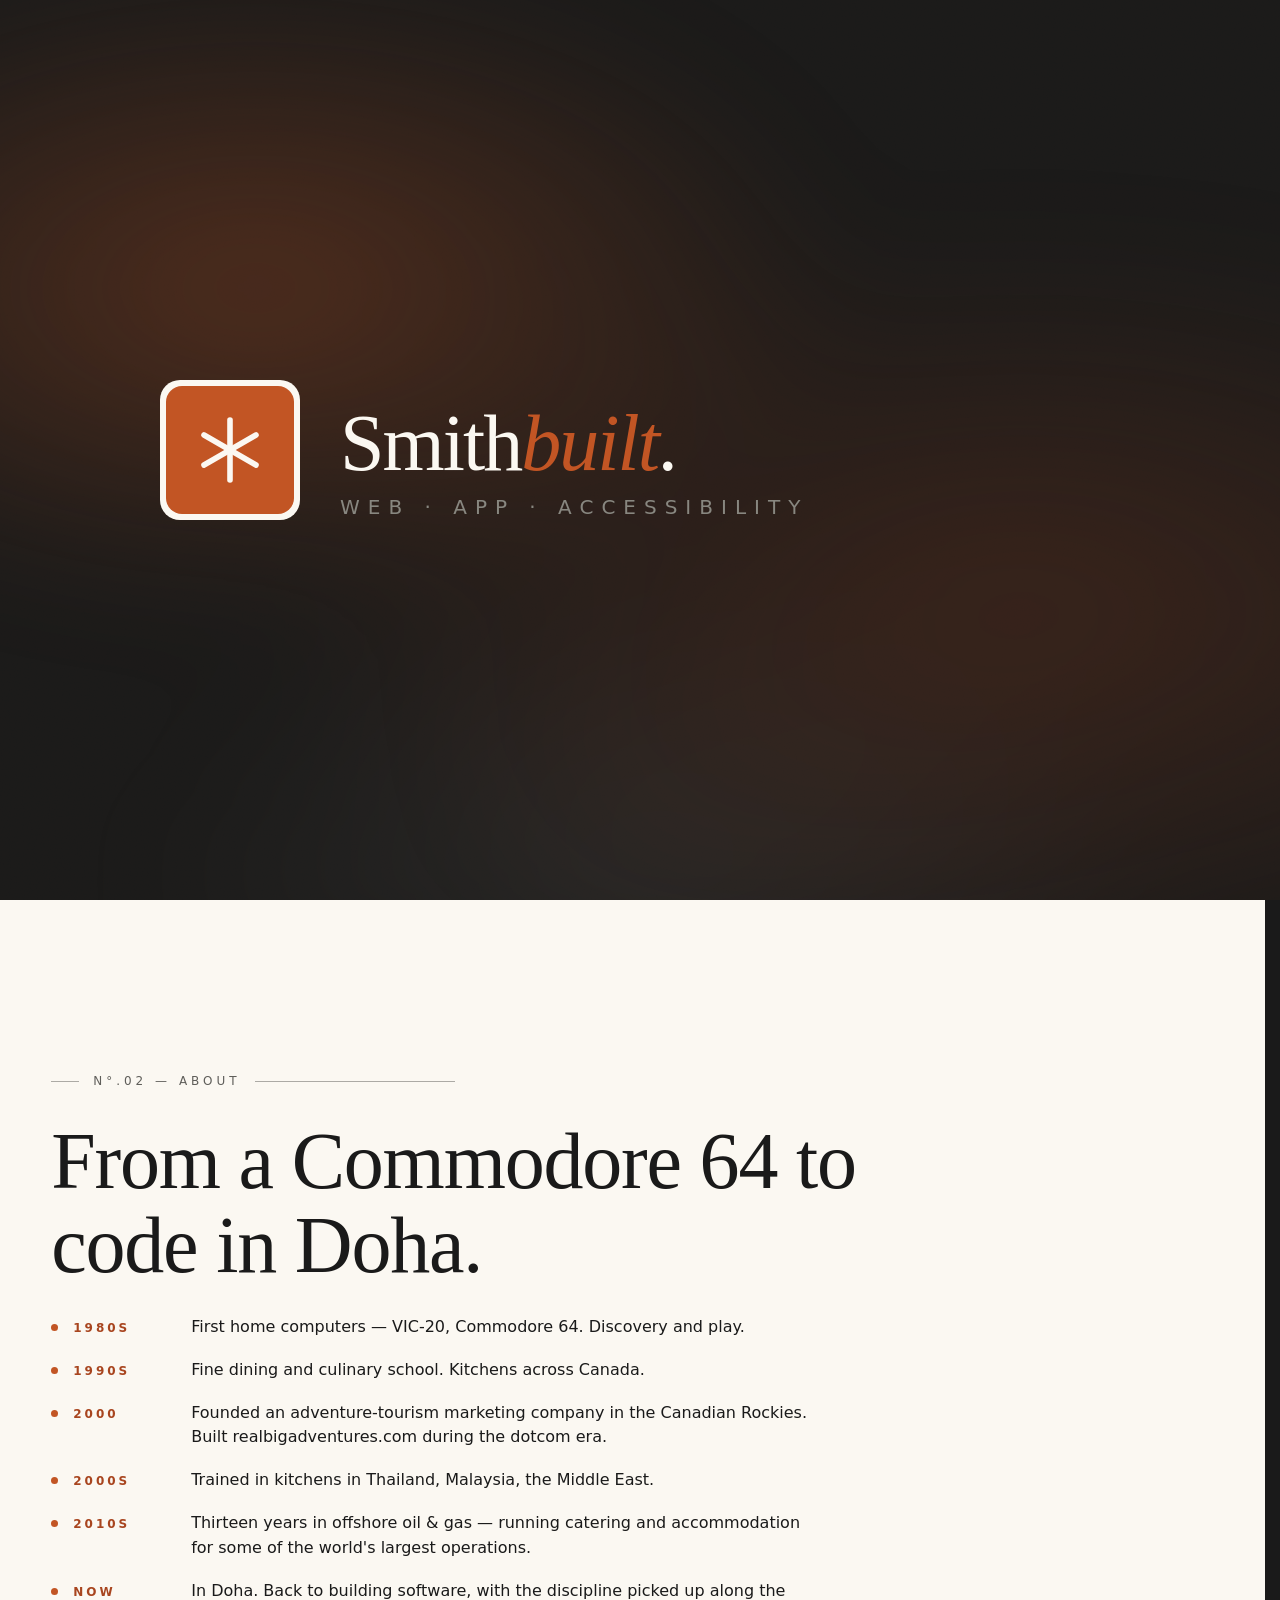
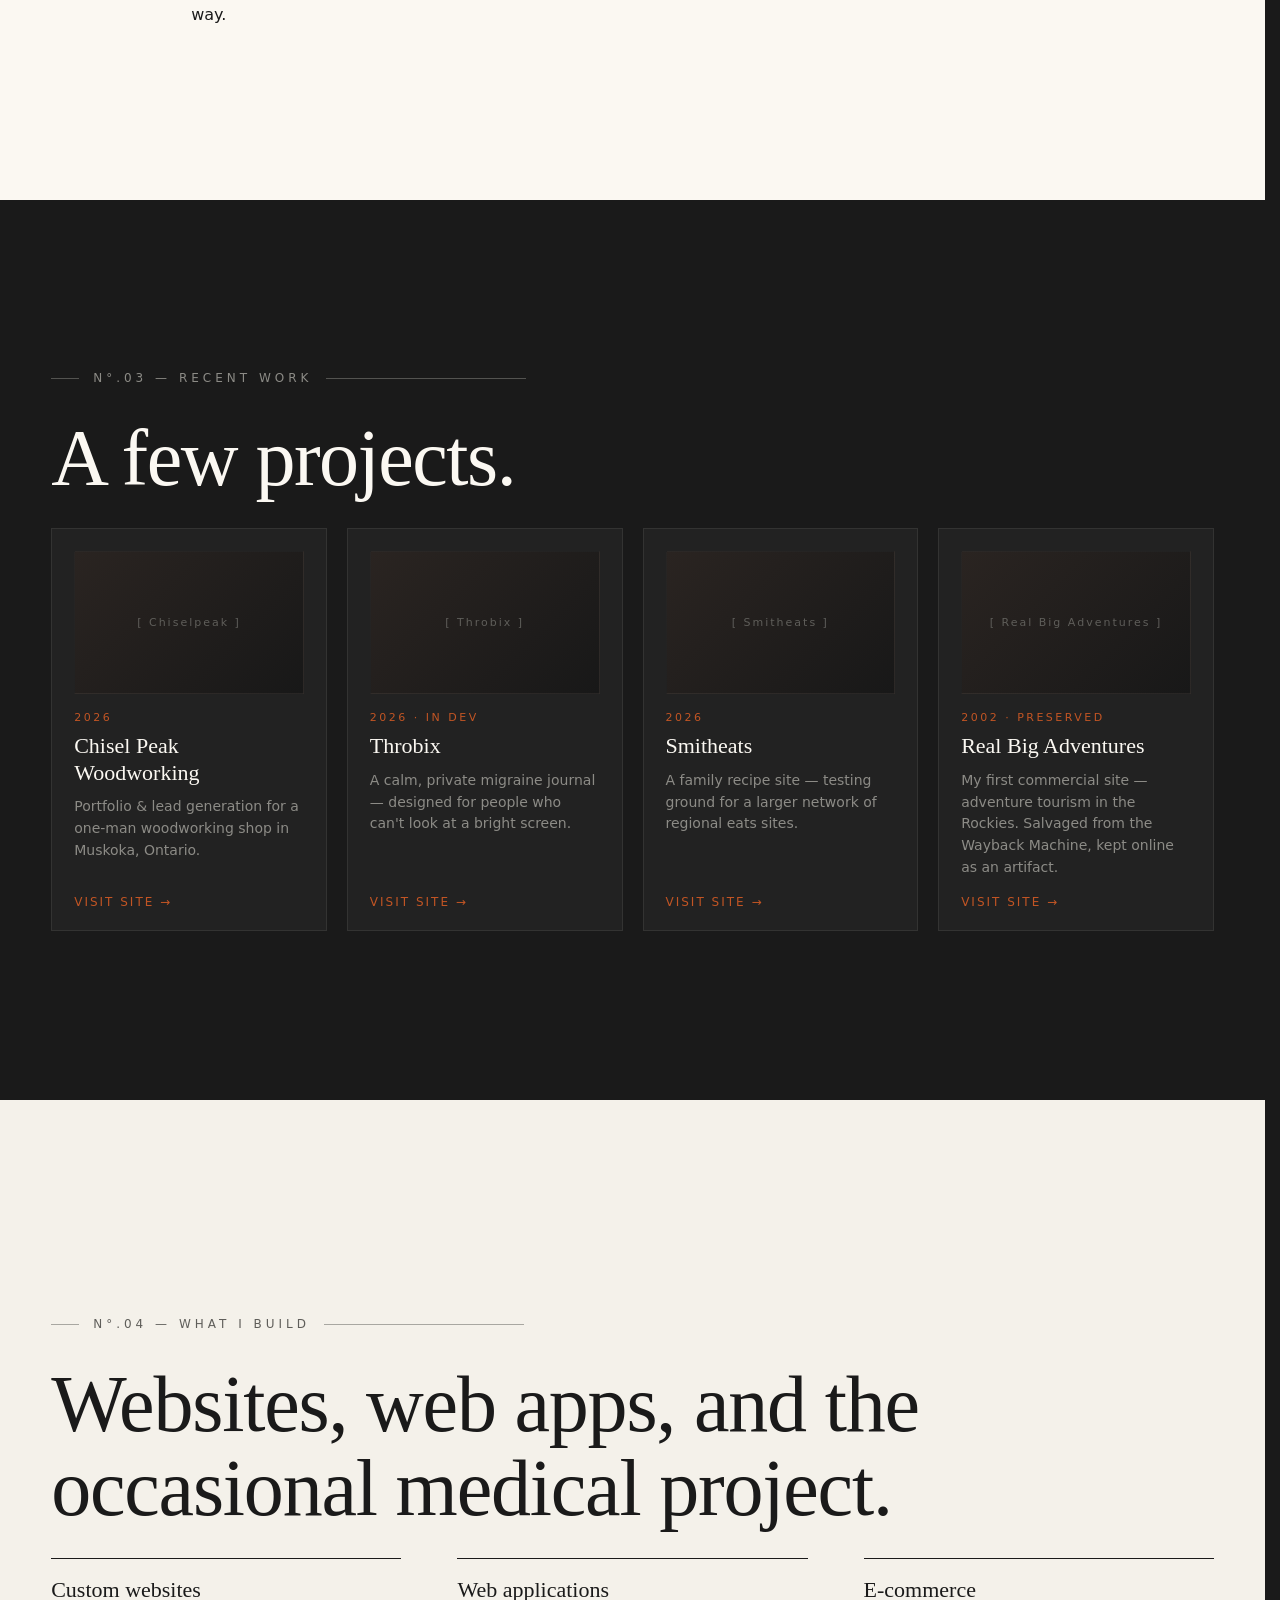
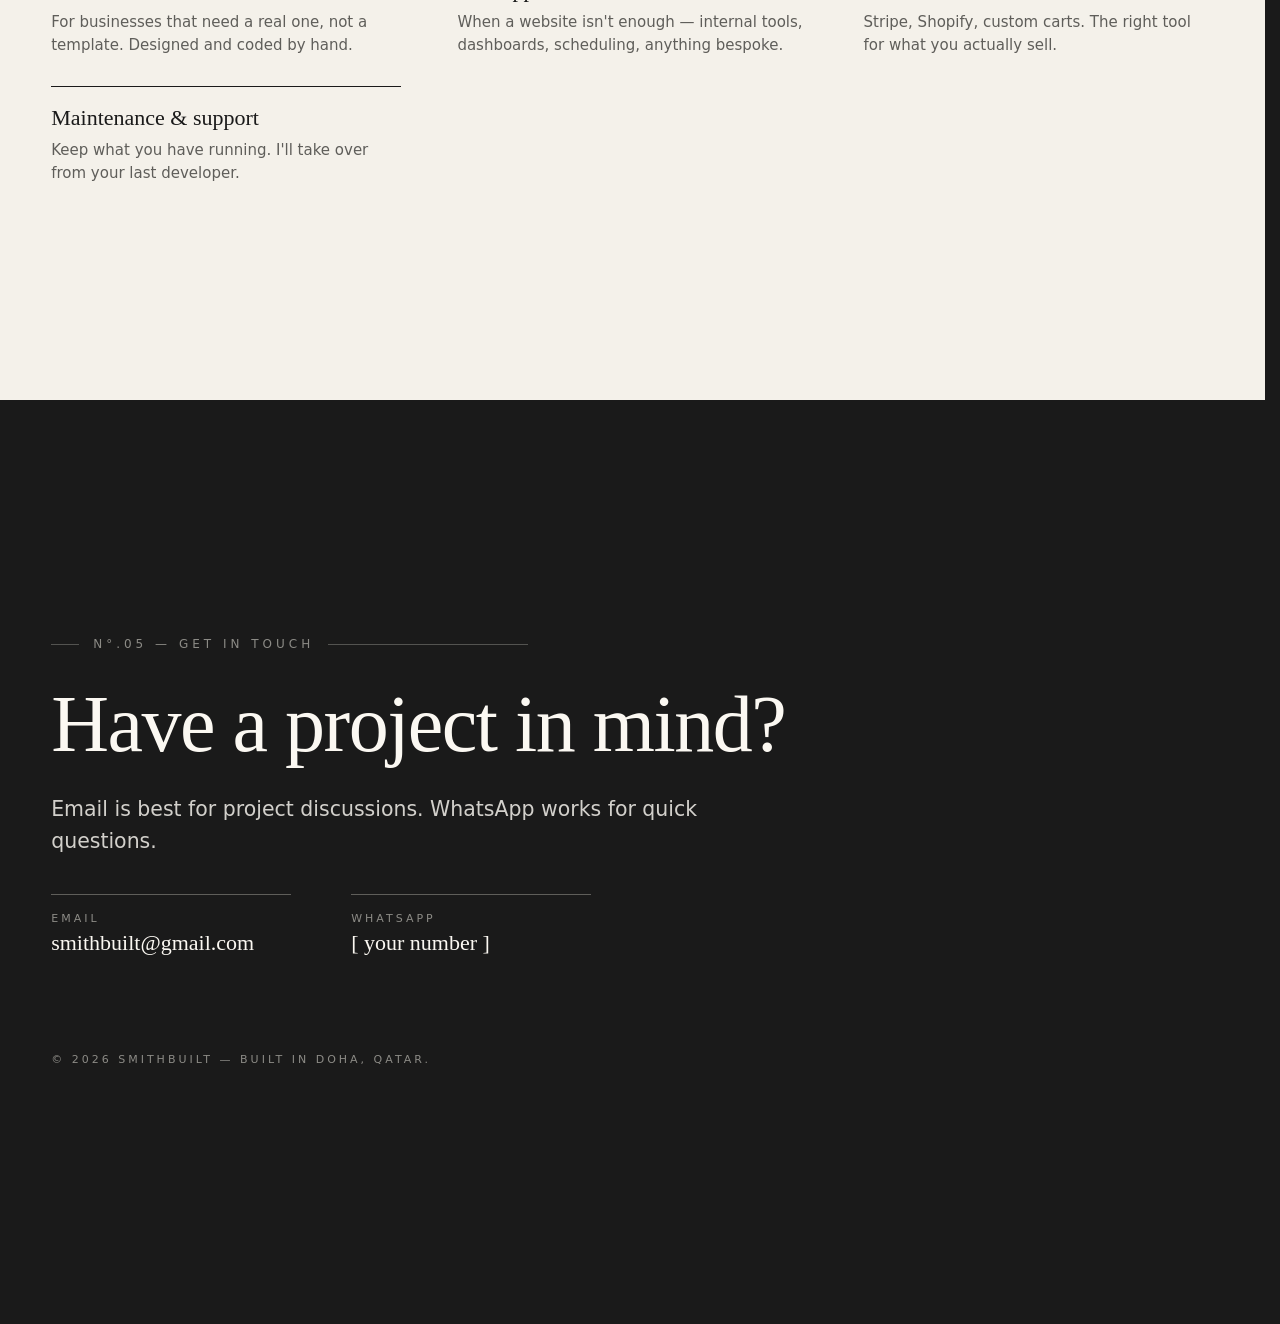
<file: Public_HTML/index.html>
<!DOCTYPE html>
<html lang="en">
<head>
<meta charset="UTF-8">
<meta name="viewport" content="width=device-width, initial-scale=1.0">
<title>Smithbuilt — Custom websites and applications</title>
<meta name="description" content="Custom websites and applications. Built by hand, in Doha — by someone who has been building things since the 1980s.">

<link rel="icon" href="Assets/smithbuilt-mark.svg" type="image/svg+xml">
<link rel="icon" href="Assets/smithbuilt-mark-32.png" type="image/png" sizes="32x32">
<link rel="apple-touch-icon" href="Assets/smithbuilt-mark-180.png">

<link rel="stylesheet" href="styles.css">
<script defer src="script.js"></script>
</head>
<body>

<!-- LOAD SCREEN: covers the page on first paint, animates the logo in, then fades out -->
<div class="load-screen" id="loadScreen" aria-hidden="true">
  <svg class="load-screen__noise" xmlns="http://www.w3.org/2000/svg" preserveAspectRatio="none">
    <filter id="noiseFilter">
      <feTurbulence type="fractalNoise" baseFrequency="0.85" numOctaves="2" seed="3"/>
      <feColorMatrix values="0 0 0 0 0.76  0 0 0 0 0.33  0 0 0 0 0.14  0 0 0 0.22 0"/>
    </filter>
    <rect width="100%" height="100%" filter="url(#noiseFilter)"/>
  </svg>
  <div class="load-screen__texture"></div>
  <div class="load-screen__logo">
    <svg class="logo-svg" viewBox="0 0 480 100" xmlns="http://www.w3.org/2000/svg" role="img" aria-label="Smithbuilt">
      <g class="logo-mark" transform="translate(0, 15)">
        <rect class="logo-frame" x="0" y="0" width="70" height="70" rx="10" fill="#FBF8F2"/>
        <rect class="logo-panel" x="3" y="3" width="64" height="64" rx="8" fill="#C25524"/>
        <g class="logo-asterisk" stroke="#FBF8F2" stroke-width="2.8" stroke-linecap="round" transform="translate(35, 35)">
          <line x1="0" y1="-15" x2="0" y2="15"/>
          <line x1="-13" y1="-7.5" x2="13" y2="7.5"/>
          <line x1="-13" y1="7.5" x2="13" y2="-7.5"/>
        </g>
      </g>
      <text class="logo-wordmark" x="90" y="60" font-family="Georgia, 'Times New Roman', serif" font-size="40" font-weight="500" fill="#FBF8F2" letter-spacing="-1">Smith<tspan font-style="italic" fill="#C25524">built</tspan>.</text>
      <text class="logo-tagline" x="90" y="82" font-family="ui-sans-serif, system-ui, -apple-system, 'Segoe UI', sans-serif" font-size="10" font-weight="500" fill="#888780" letter-spacing="4">WEB · APP · ACCESSIBILITY</text>
    </svg>
  </div>
</div>

<!-- CURSOR GLOW: warm halo that follows the pointer (auto-disabled on touch) -->
<div class="cursor-glow" id="cursorGlow" aria-hidden="true"></div>

<!-- HEADER: small mark + menu toggle, both fixed -->
<header class="site-header">
  <a class="site-header__home" href="#hero" aria-label="Smithbuilt — top of page">
    <img class="site-header__logo site-header__logo--dark" src="Assets/smithbuilt-logo-dark.svg" alt="Smithbuilt">
    <img class="site-header__logo site-header__logo--light" src="Assets/smithbuilt-logo.svg" alt="" aria-hidden="true">
  </a>
  <button class="menu-toggle" id="menuToggle" type="button" aria-label="Open menu" aria-expanded="false" aria-controls="menuDrawer">
    <span></span><span></span><span></span>
  </button>
</header>

<!-- MENU DRAWER: site directory + contact -->
<nav class="menu-drawer" id="menuDrawer" aria-hidden="true">
  <div class="menu-drawer__inner">
    <ul class="menu-drawer__list">
      <li><a href="#hero"><span>01</span> Hello</a></li>
      <li><a href="#about"><span>02</span> About</a></li>
      <li><a href="#work"><span>03</span> Work</a></li>
      <li><a href="#services"><span>04</span> What I build</a></li>
      <li><a href="#contact"><span>05</span> Get in touch</a></li>
    </ul>
    <div class="menu-drawer__contact">
      <a href="mailto:smithbuilt@gmail.com">smithbuilt@gmail.com</a>
      <span class="menu-drawer__sep">·</span>
      <a href="https://wa.me/" rel="noopener">WhatsApp</a>
    </div>
    <p class="menu-drawer__footer">© 2026 Smithbuilt — Built in Doha, Qatar</p>
  </div>
</nav>

<main>

  <!-- SCENE 1: HERO -->
  <section class="scene scene--hero" id="hero">
    <div class="scene__photo" aria-hidden="true">
      <div class="hero-photos">
        <img class="hero-photo is-active" src="Assets/Photos/1984-computer.png" alt="">
        <img class="hero-photo" src="Assets/Photos/2000-italy.png" alt="" loading="lazy">
        <img class="hero-photo" src="Assets/Photos/2002-garden.png" alt="" loading="lazy">
        <img class="hero-photo" src="Assets/Photos/2005-skiing.png" alt="" loading="lazy">
        <img class="hero-photo" src="Assets/Photos/2012-travel.png" alt="" loading="lazy">
        <img class="hero-photo" src="Assets/Photos/2016-platform.png" alt="" loading="lazy">
        <img class="hero-photo" src="Assets/Photos/2018-offshore-kitchen.png" alt="" loading="lazy">
        <img class="hero-photo" src="Assets/Photos/2024-diner-doha.png" alt="" loading="lazy">
      </div>
    </div>
    <div class="scene__content">
      <p class="scene__kicker">SMITHBUILT — N°.01</p>
      <h1 class="scene__title">Digital solutions, crafted by <em>experience</em>.</h1>
      <p class="scene__subtitle">
        Thoughtful websites and digital tools. Shaped by decades of curiosity,
        creativity, and real-world experience. Built for the modern web.
      </p>
      <ul class="trust-strip">
        <li><strong>Forty years</strong> building things</li>
        <li><strong>One craftsman</strong>, end to end</li>
        <li><strong>Direct contact</strong>, real timelines</li>
      </ul>
      <div class="scene__cta">
        <a class="btn btn--primary" href="#work">View work</a>
        <a class="btn btn--ghost" href="#contact">Start a project</a>
      </div>
    </div>
    <div class="scene__indicator" aria-hidden="true">scroll</div>
  </section>

  <!-- SCENE 2: ABOUT -->
  <section class="scene scene--about" id="about">
    <div class="scene__content">
      <p class="scene__kicker">N°.02 — ABOUT</p>
      <h2 class="scene__title">From a Commodore 64 to code in Doha.</h2>
      <ol class="timeline">
        <li><span class="timeline__year">1980s</span><span>First home computers — VIC-20, Commodore 64. Discovery and play.</span></li>
        <li><span class="timeline__year">1990s</span><span>Fine dining and culinary school. Kitchens across Canada.</span></li>
        <li><span class="timeline__year">2000</span><span>Founded an adventure-tourism marketing company in the Canadian Rockies. Built realbigadventures.com during the dotcom era.</span></li>
        <li><span class="timeline__year">2000s</span><span>Trained in kitchens in Thailand, Malaysia, the Middle East.</span></li>
        <li><span class="timeline__year">2010s</span><span>Thirteen years in offshore oil &amp; gas — running catering and accommodation for some of the world's largest operations.</span></li>
        <li><span class="timeline__year">Now</span><span>In Doha. Back to building software, with the discipline picked up along the way.</span></li>
      </ol>
    </div>
  </section>

  <!-- SCENE 3: WORK -->
  <section class="scene scene--work" id="work">
    <div class="scene__content">
      <p class="scene__kicker">N°.03 — RECENT WORK</p>
      <h2 class="scene__title">A few projects.</h2>
      <ul class="work-grid">
        <li class="work-card">
          <div class="work-card__media" aria-hidden="true">[ Chiselpeak ]</div>
          <p class="work-card__year">2026</p>
          <h3 class="work-card__title">Chisel Peak Woodworking</h3>
          <p class="work-card__blurb">Portfolio &amp; lead generation for a one-man woodworking shop in Muskoka, Ontario.</p>
          <a class="work-card__link" href="https://chiselpeakwoodworking.ca" rel="noopener">visit site →</a>
        </li>
        <li class="work-card">
          <div class="work-card__media" aria-hidden="true">[ Throbix ]</div>
          <p class="work-card__year">2026 · in dev</p>
          <h3 class="work-card__title">Throbix</h3>
          <p class="work-card__blurb">A calm, private migraine journal — designed for people who can't look at a bright screen.</p>
          <a class="work-card__link" href="https://throbix.com" rel="noopener">visit site →</a>
        </li>
        <li class="work-card">
          <div class="work-card__media" aria-hidden="true">[ Smitheats ]</div>
          <p class="work-card__year">2026</p>
          <h3 class="work-card__title">Smitheats</h3>
          <p class="work-card__blurb">A family recipe site — testing ground for a larger network of regional eats sites.</p>
          <a class="work-card__link" href="https://smitheats.ca" rel="noopener">visit site →</a>
        </li>
        <li class="work-card">
          <div class="work-card__media" aria-hidden="true">[ Real Big Adventures ]</div>
          <p class="work-card__year">2002 · preserved</p>
          <h3 class="work-card__title">Real Big Adventures</h3>
          <p class="work-card__blurb">My first commercial site — adventure tourism in the Rockies. Salvaged from the Wayback Machine, kept online as an artifact.</p>
          <a class="work-card__link" href="https://realbigadventures.com" rel="noopener">visit site →</a>
        </li>
      </ul>
    </div>
  </section>

  <!-- SCENE 4: WHAT I BUILD -->
  <section class="scene scene--services" id="services">
    <div class="scene__content">
      <p class="scene__kicker">N°.04 — WHAT I BUILD</p>
      <h2 class="scene__title">Websites, web apps, and the occasional medical project.</h2>
      <ul class="services-list">
        <li>
          <h3>Custom websites</h3>
          <p>For businesses that need a real one, not a template. Designed and coded by hand.</p>
        </li>
        <li>
          <h3>Web applications</h3>
          <p>When a website isn't enough — internal tools, dashboards, scheduling, anything bespoke.</p>
        </li>
        <li>
          <h3>E-commerce</h3>
          <p>Stripe, Shopify, custom carts. The right tool for what you actually sell.</p>
        </li>
        <li>
          <h3>Maintenance &amp; support</h3>
          <p>Keep what you have running. I'll take over from your last developer.</p>
        </li>
      </ul>
    </div>
  </section>

  <!-- SCENE 5: CONTACT -->
  <section class="scene scene--contact" id="contact">
    <div class="scene__content">
      <p class="scene__kicker">N°.05 — GET IN TOUCH</p>
      <h2 class="scene__title">Have a project in mind?</h2>
      <p class="scene__subtitle">Email is best for project discussions. WhatsApp works for quick questions.</p>
      <div class="contact-methods">
        <a class="contact-method" href="mailto:smithbuilt@gmail.com">
          <span class="contact-method__label">Email</span>
          <span class="contact-method__value">smithbuilt@gmail.com</span>
        </a>
        <a class="contact-method" href="https://wa.me/" rel="noopener">
          <span class="contact-method__label">WhatsApp</span>
          <span class="contact-method__value">[ your number ]</span>
        </a>
      </div>
      <p class="footer-line">© 2026 Smithbuilt — Built in Doha, Qatar.</p>
    </div>
  </section>

</main>

</body>
</html>
</file>
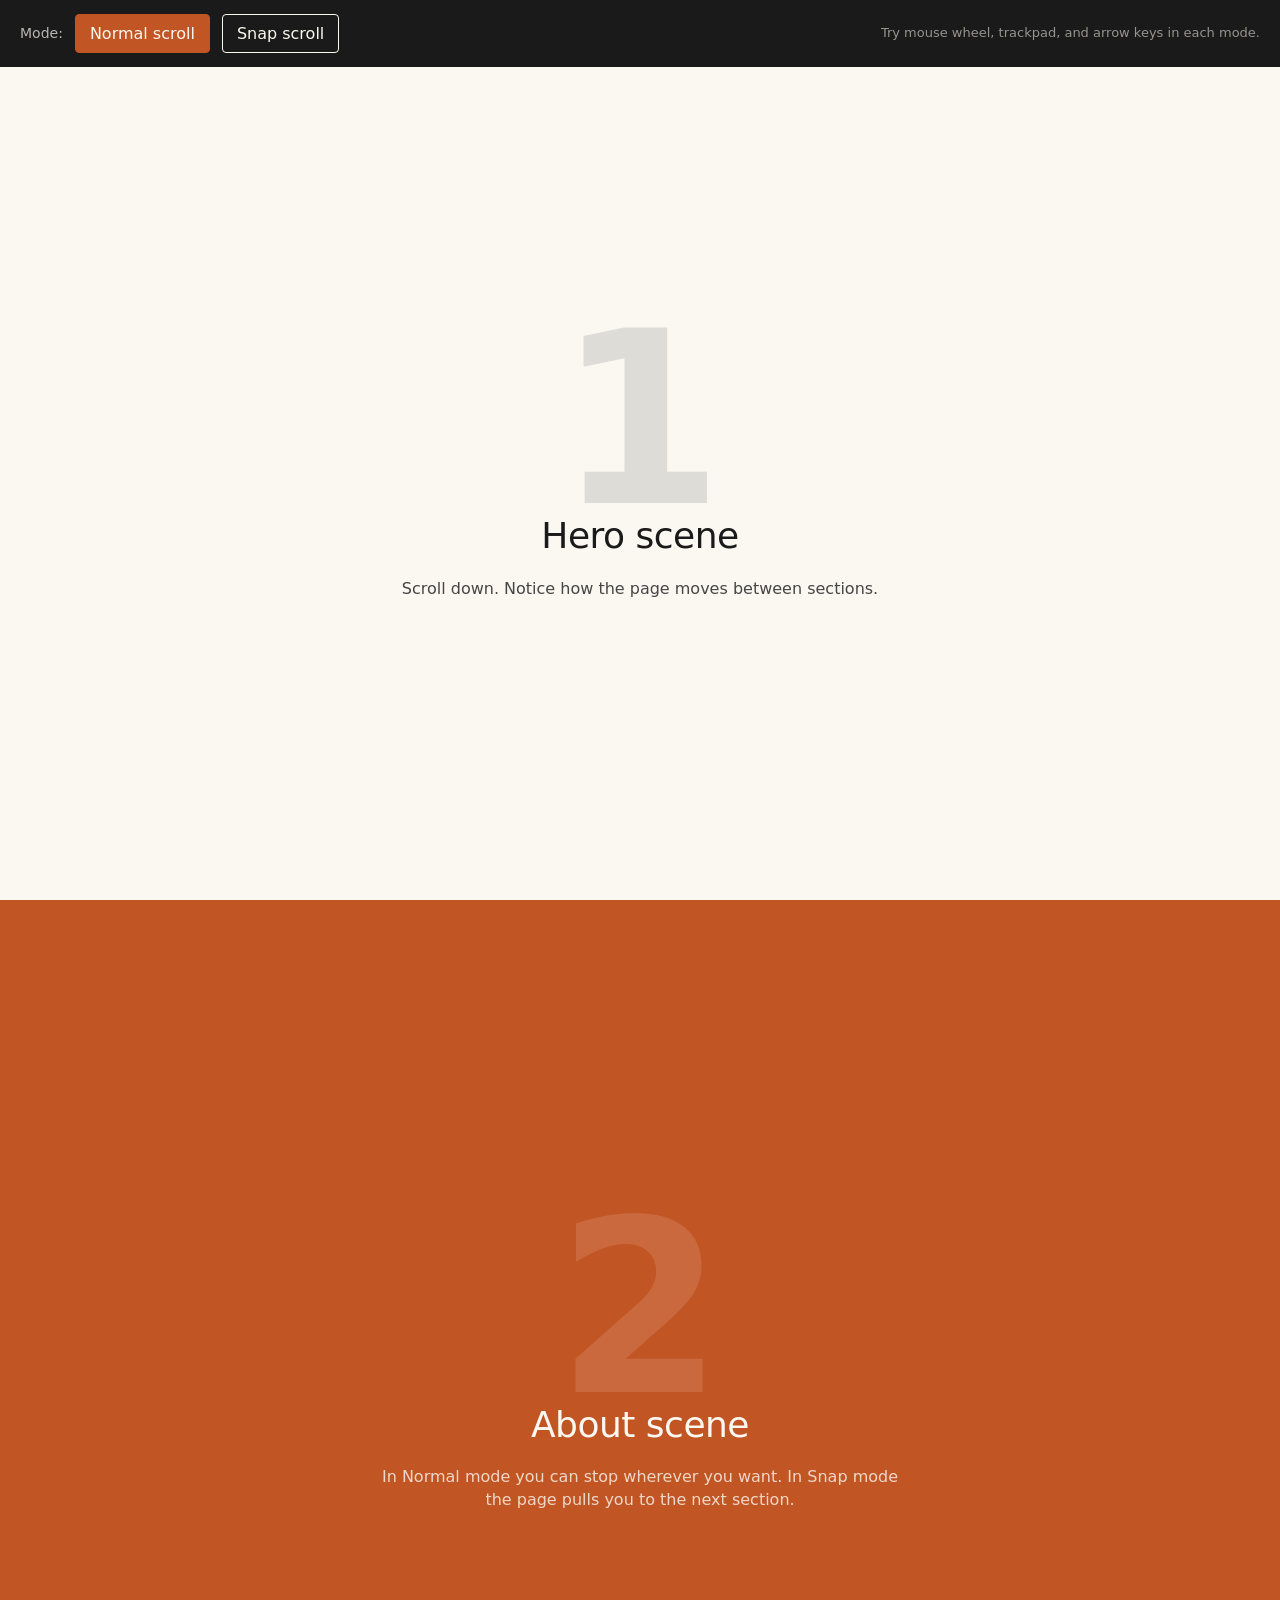
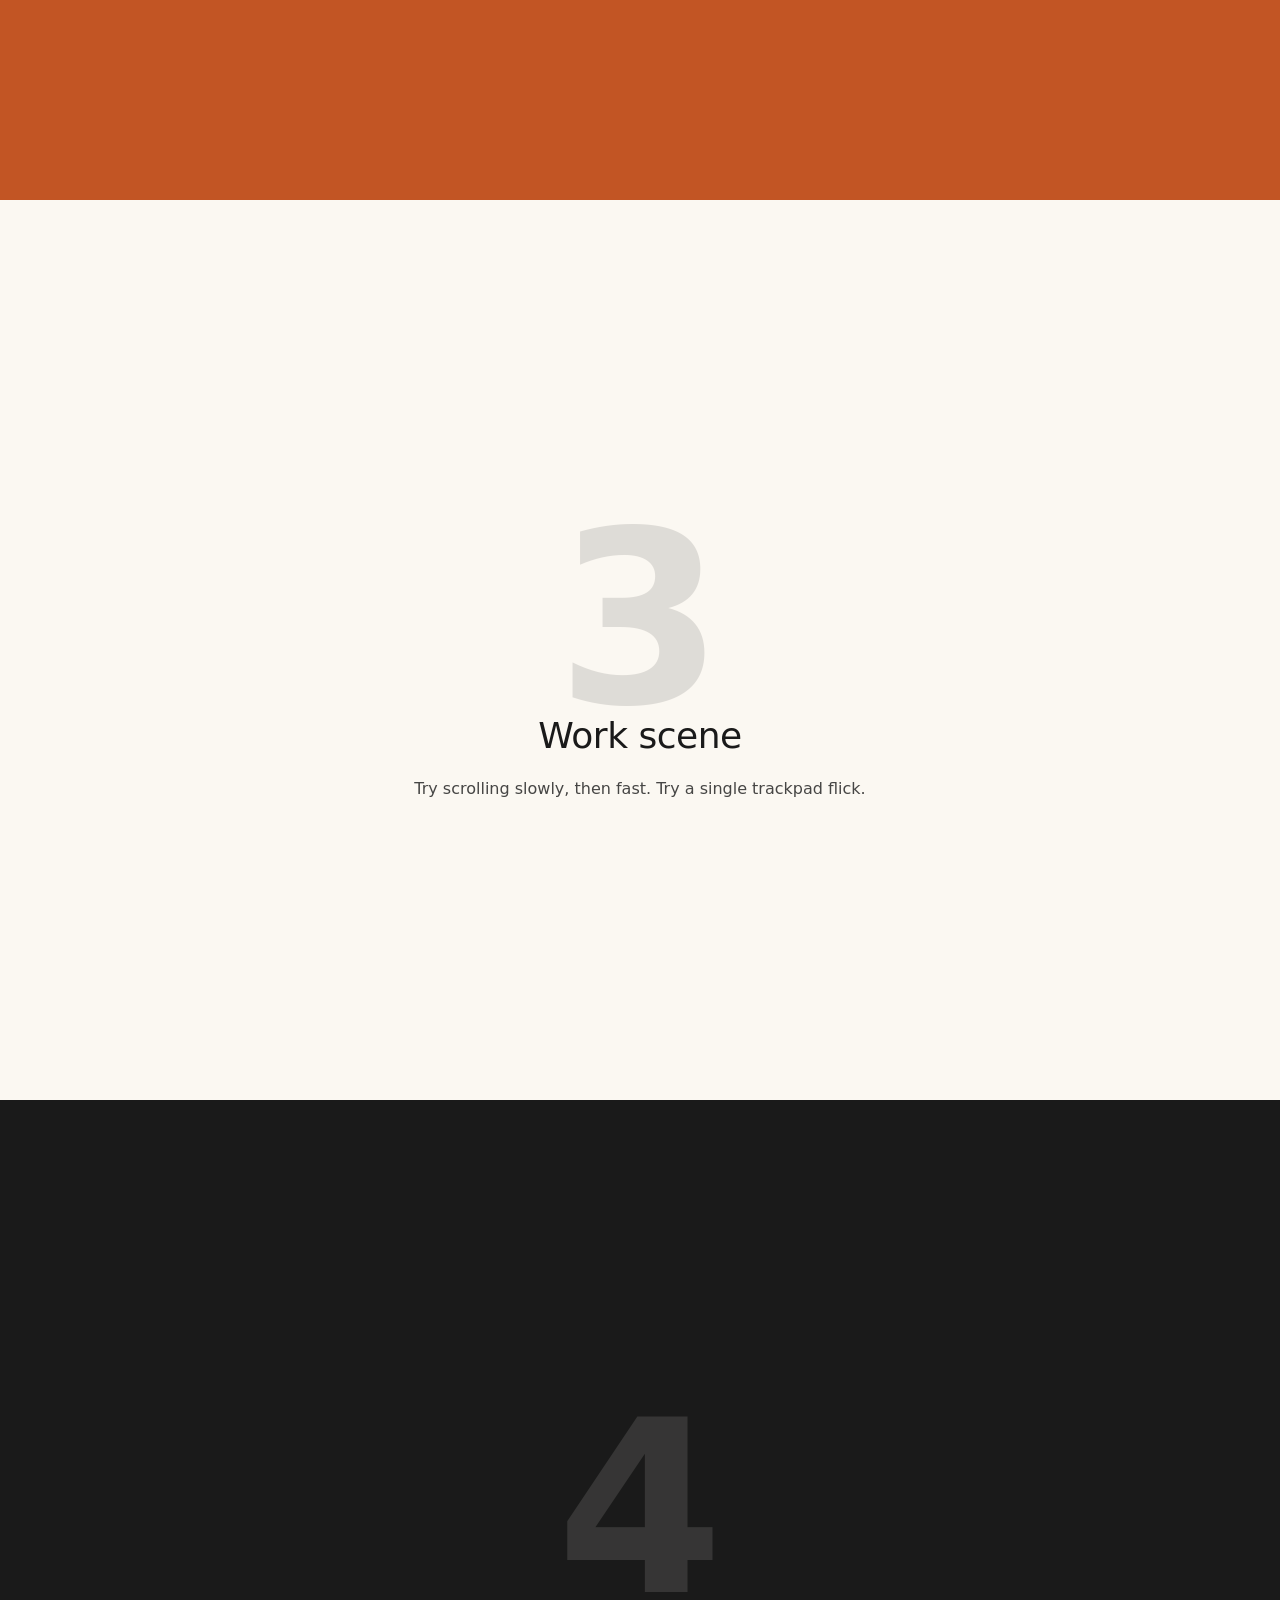
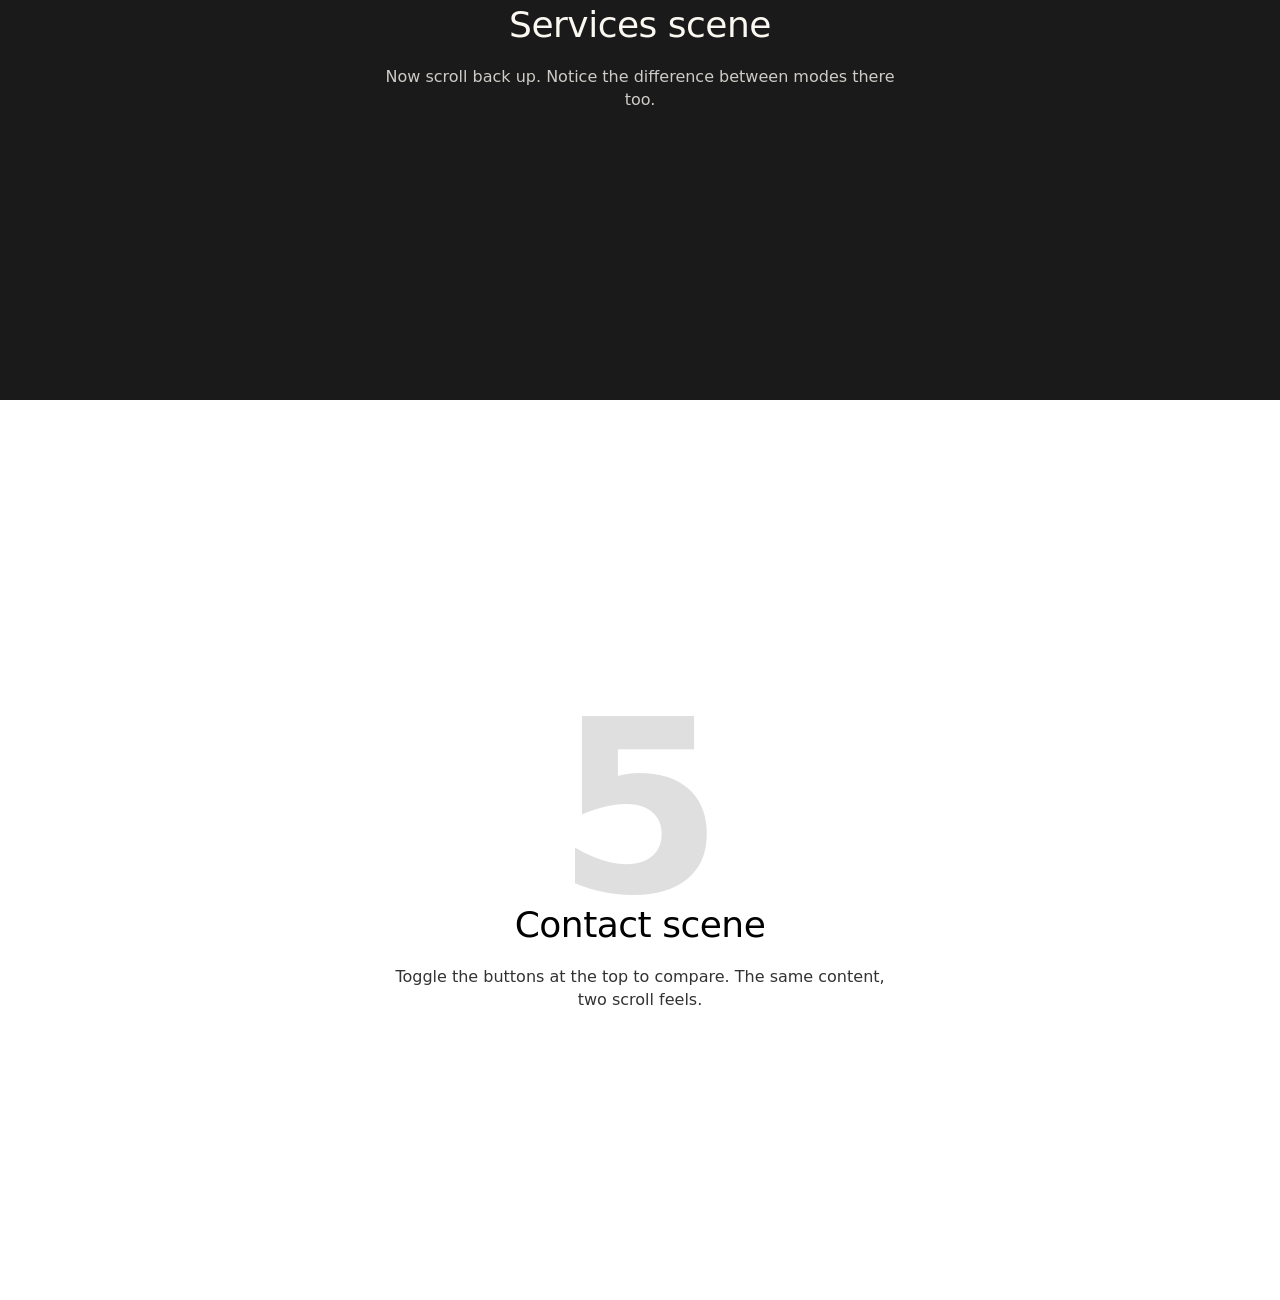
<file: _scroll-demo.html>
<!DOCTYPE html>
<html lang="en">
<head>
<meta charset="utf-8">
<meta name="viewport" content="width=device-width, initial-scale=1">
<title>Scroll modes demo — delete after viewing</title>
<style>
  * { box-sizing: border-box; margin: 0; padding: 0; }
  html.snap { scroll-snap-type: y mandatory; }
  body { font: 16px/1.45 -apple-system, BlinkMacSystemFont, "Segoe UI", system-ui, sans-serif; }

  header {
    position: fixed; inset: 0 0 auto 0;
    padding: 14px 20px;
    background: #1a1a1a; color: #fbf8f2;
    display: flex; gap: 12px; align-items: center; flex-wrap: wrap;
    z-index: 10;
  }
  header .label { opacity: .7; font-size: 14px; }
  header .hint { margin-left: auto; opacity: .55; font-size: 13px; }
  button {
    padding: 7px 14px; border-radius: 4px; border: 1px solid #fbf8f2;
    background: transparent; color: #fbf8f2; font: inherit; cursor: pointer;
  }
  button.active { background: #c25524; border-color: #c25524; }

  section {
    height: 100vh;
    display: flex; flex-direction: column;
    align-items: center; justify-content: center;
    padding: 20px; text-align: center;
  }
  html.snap section { scroll-snap-align: start; }

  section:nth-child(1) { background: #1a1a1a; color: #fbf8f2; }
  section:nth-child(2) { background: #fbf8f2; color: #1a1a1a; }
  section:nth-child(3) { background: #c25524; color: #fbf8f2; }
  section:nth-child(4) { background: #fbf8f2; color: #1a1a1a; }
  section:nth-child(5) { background: #1a1a1a; color: #fbf8f2; }

  .num   { font-size: clamp(120px, 22vw, 240px); font-weight: 700; opacity: .12; line-height: 1; }
  h2     { font-size: clamp(24px, 4vw, 36px); margin-top: -30px; font-weight: 500; letter-spacing: -0.5px; }
  p      { margin-top: 14px; max-width: 520px; opacity: .8; }
</style>
</head>
<body>

<header>
  <span class="label">Mode:</span>
  <button id="normal" class="active">Normal scroll</button>
  <button id="snap">Snap scroll</button>
  <span class="hint">Try mouse wheel, trackpad, and arrow keys in each mode.</span>
</header>

<section><div class="num">1</div><h2>Hero scene</h2><p>Scroll down. Notice how the page moves between sections.</p></section>
<section><div class="num">2</div><h2>About scene</h2><p>In Normal mode you can stop wherever you want. In Snap mode the page pulls you to the next section.</p></section>
<section><div class="num">3</div><h2>Work scene</h2><p>Try scrolling slowly, then fast. Try a single trackpad flick.</p></section>
<section><div class="num">4</div><h2>Services scene</h2><p>Now scroll back up. Notice the difference between modes there too.</p></section>
<section><div class="num">5</div><h2>Contact scene</h2><p>Toggle the buttons at the top to compare. The same content, two scroll feels.</p></section>

<script>
  const root = document.documentElement;
  const normal = document.getElementById('normal');
  const snap = document.getElementById('snap');
  normal.addEventListener('click', () => {
    root.classList.remove('snap');
    normal.classList.add('active');
    snap.classList.remove('active');
  });
  snap.addEventListener('click', () => {
    root.classList.add('snap');
    snap.classList.add('active');
    normal.classList.remove('active');
  });
</script>
</body>
</html>
</file>
<file: Public_HTML/styles.css>
/* ========================================================================
   DESIGN TOKENS
   ======================================================================== */
:root {
  --charcoal: #1A1A1A;
  --charcoal-soft: #232323;
  --terracotta: #C25524;
  --terracotta-deep: #A8451F;
  --cream: #FBF8F2;
  --cream-soft: #F4F1EA;
  --gray: #5F5E5A;
  --gray-soft: #8C8B86;

  --serif: Georgia, "Times New Roman", serif;
  --sans: -apple-system, BlinkMacSystemFont, "Segoe UI", system-ui, sans-serif;

  --container: 1200px;
  --gutter: clamp(20px, 4vw, 56px);
  --scene-pad: clamp(80px, 12vh, 140px);

  --ease-expo: cubic-bezier(0.19, 1, 0.22, 1);
  --ease-smooth: cubic-bezier(0.4, 0, 0.2, 1);
}

/* ========================================================================
   RESET / BASE
   ======================================================================== */
*, *::before, *::after { box-sizing: border-box; margin: 0; padding: 0; }
html {
  scroll-behavior: smooth;
  scroll-snap-type: y proximity; /* fallback for touch devices; JS owns snap on desktop */
  scrollbar-gutter: stable;       /* reserve scrollbar space so the load screen → page reveal doesn't shift layout */
}
body {
  font: 16px/1.6 var(--sans);
  color: var(--cream);
  background: var(--charcoal);
  -webkit-font-smoothing: antialiased;
  text-rendering: optimizeLegibility;
  overflow-x: hidden;
}
img, svg { max-width: 100%; height: auto; display: block; }
a { color: inherit; text-decoration: none; }
button { border: 0; background: none; font: inherit; color: inherit; cursor: pointer; }
ul, ol { list-style: none; }
em { font-style: italic; color: var(--terracotta); }
::selection { background: var(--terracotta); color: var(--cream); }

/* ========================================================================
   LOAD SCREEN — flowing texture + assembling logo
   ======================================================================== */
.load-screen {
  position: fixed; inset: 0;
  background: var(--charcoal);
  z-index: 1000;
  display: grid;
  place-items: center;
  overflow: hidden;
  transition: opacity 1.13s var(--ease-smooth), visibility 1.13s var(--ease-smooth);
}
.load-screen.is-done {
  opacity: 0;
  visibility: hidden;
  pointer-events: none;
}
.load-screen__texture {
  position: absolute; inset: -10%;
  background:
    radial-gradient(ellipse 60% 45% at 25% 35%, rgba(194, 85, 36, 0.32), transparent 65%),
    radial-gradient(ellipse 70% 50% at 75% 65%, rgba(168, 69, 31, 0.22), transparent 70%),
    radial-gradient(ellipse 50% 40% at 50% 90%, rgba(251, 248, 242, 0.06), transparent 70%);
  filter: blur(60px);
  animation: textureDrift 16s ease-in-out infinite alternate;
}
.load-screen__noise {
  position: absolute; inset: 0;
  width: 100%; height: 100%;
  opacity: 0.6;
  mix-blend-mode: overlay;
  pointer-events: none;
}
@keyframes textureDrift {
  0%   { transform: translate(0, 0) scale(1); }
  50%  { transform: translate(-30px, 20px) scale(1.08); }
  100% { transform: translate(20px, -30px) scale(1.12); }
}

.load-screen__logo {
  position: relative;
  z-index: 1;
  width: clamp(320px, 80vw, 960px);
}
.logo-svg { width: 100%; height: auto; overflow: visible; }

/* Logo assembly choreography — sped up 25% from prior pacing */
.logo-frame {
  transform-origin: 35px 35px;
  transform-box: fill-box;
  animation: pop 0.75s var(--ease-expo) both;
}
.logo-panel {
  transform-origin: 35px 35px;
  transform-box: fill-box;
  animation: pop 0.68s 0.53s var(--ease-expo) both;
}
.logo-asterisk line {
  stroke-dasharray: 32;
  stroke-dashoffset: 32;
  animation: drawStroke 0.75s 1.05s var(--ease-smooth) forwards;
}
.logo-asterisk line:nth-child(2) { animation-delay: 1.35s; }
.logo-asterisk line:nth-child(3) { animation-delay: 1.65s; }
.logo-wordmark { animation: fadeIn 1.35s 2.48s var(--ease-smooth) both; }
.logo-tagline  { animation: fadeIn 1.13s 3.3s var(--ease-smooth) both; }


@keyframes pop {
  from { opacity: 0; transform: scale(0.82); }
  to   { opacity: 1; transform: scale(1); }
}
@keyframes drawStroke { to { stroke-dashoffset: 0; } }
@keyframes fadeIn { from { opacity: 0; } to { opacity: 1; } }

/* ========================================================================
   CURSOR GLOW — soft warm halo, follows pointer with lag
   ======================================================================== */
.cursor-glow {
  position: fixed;
  top: 0; left: 0;
  width: 600px; height: 600px;
  margin: -300px 0 0 -300px;
  background: radial-gradient(circle, rgba(194, 85, 36, 0.20) 0%, rgba(194, 85, 36, 0) 55%);
  pointer-events: none;
  z-index: 90;
  will-change: transform;
  opacity: 0;
  transition: opacity 0.4s;
}
body.is-loaded .cursor-glow { opacity: 1; }
@media (hover: none) { .cursor-glow { display: none; } }

/* ========================================================================
   HEADER + MENU
   ======================================================================== */
.site-header {
  position: fixed; top: 0; left: 0; right: 0;
  display: flex;
  justify-content: space-between;
  align-items: center;
  padding: 20px clamp(22px, 4.5vw, 62px);
  z-index: 100;
  pointer-events: none;
  opacity: 0;
  transition: opacity 0.6s 0.3s var(--ease-smooth);
}
body.is-loaded .site-header { opacity: 1; }
.site-header > * { pointer-events: auto; }

.site-header__home {
  display: inline-block;
  position: relative;
  transition: transform 0.3s var(--ease-expo);
}
.site-header__logo {
  display: block;
  height: clamp(44px, 5.5vw, 66px);
  width: auto;
  transition: opacity 0.5s var(--ease-smooth);
}
.site-header__logo--light {
  position: absolute;
  top: 0; left: 0;
  opacity: 0;
}
body[data-theme="light"] .site-header__logo--dark { opacity: 0; }
body[data-theme="light"] .site-header__logo--light { opacity: 1; }
.site-header__home:hover { transform: scale(1.04); }

.menu-toggle {
  width: 40px; height: 40px;
  background: rgba(26, 26, 26, 0.55);
  backdrop-filter: blur(10px);
  -webkit-backdrop-filter: blur(10px);
  border: 1px solid rgba(251, 248, 242, 0.08);
  border-radius: 5px;
  display: flex;
  flex-direction: column;
  justify-content: center;
  align-items: center;
  gap: 5px;
  transition: border-color 0.3s, background-color 0.3s;
}
.menu-toggle:hover { border-color: var(--terracotta); }
.menu-toggle span {
  width: 15px; height: 1.25px;
  background: var(--cream);
  transition: transform 0.3s var(--ease-expo), opacity 0.2s, background-color 0.3s;
}
.menu-toggle[aria-expanded="true"] span:nth-child(1) { transform: translateY(6px) rotate(45deg); }
.menu-toggle[aria-expanded="true"] span:nth-child(2) { opacity: 0; }
.menu-toggle[aria-expanded="true"] span:nth-child(3) { transform: translateY(-6px) rotate(-45deg); }

.menu-drawer {
  position: fixed; inset: 0;
  background: rgba(26, 26, 26, 0.97);
  backdrop-filter: blur(20px);
  -webkit-backdrop-filter: blur(20px);
  z-index: 99;
  opacity: 0;
  visibility: hidden;
  transition: opacity 0.4s var(--ease-smooth), visibility 0.4s var(--ease-smooth);
  display: grid;
  place-items: center;
}
.menu-drawer.is-open {
  opacity: 1;
  visibility: visible;
}
.menu-drawer__inner {
  text-align: center;
  padding: var(--gutter);
}
.menu-drawer__list {
  display: flex;
  flex-direction: column;
  gap: 8px;
  margin-bottom: 60px;
}
.menu-drawer__list a {
  font: 500 clamp(28px, 5.5vw, 56px)/1.2 var(--serif);
  color: var(--cream);
  display: inline-flex;
  align-items: baseline;
  gap: 14px;
  padding: 4px 0;
  transition: color 0.3s var(--ease-expo);
}
.menu-drawer__list a span {
  font: 400 14px/1 var(--sans);
  letter-spacing: 3px;
  color: var(--gray-soft);
  transition: color 0.3s;
}
.menu-drawer__list a:hover { color: var(--terracotta); }
.menu-drawer__list a:hover span { color: var(--terracotta); }

.menu-drawer__contact {
  display: flex;
  gap: 16px;
  align-items: center;
  justify-content: center;
  flex-wrap: wrap;
  font-family: var(--sans);
  font-size: 14px;
  letter-spacing: 0.5px;
  color: var(--gray-soft);
  margin-bottom: 32px;
}
.menu-drawer__contact a { transition: color 0.2s; }
.menu-drawer__contact a:hover { color: var(--terracotta); }
.menu-drawer__sep { opacity: 0.5; }
.menu-drawer__footer {
  font-size: 11px;
  letter-spacing: 3px;
  text-transform: uppercase;
  color: var(--gray);
}

/* ========================================================================
   SCENES — base + reveal
   ======================================================================== */
.scene {
  min-height: 100vh;
  scroll-snap-align: start;
  padding: var(--scene-pad) var(--gutter);
  display: flex;
  align-items: center;
  position: relative;
  opacity: 0;
  transform: translateY(24px);
  transition: opacity 0.9s var(--ease-smooth), transform 0.9s var(--ease-smooth);
}
.scene.in-view { opacity: 1; transform: translateY(0); }

.scene__content {
  max-width: var(--container);
  width: 100%;
  margin: 0 auto;
}

.scene__kicker {
  font-family: var(--sans);
  font-size: 12px;
  font-weight: 500;
  letter-spacing: 4px;
  text-transform: uppercase;
  color: var(--gray-soft);
  margin-bottom: 28px;
  display: flex;
  align-items: center;
  gap: 14px;
}
.scene__kicker::before, .scene__kicker::after {
  content: "";
  height: 1px;
  background: currentColor;
  opacity: 0.5;
  flex: 0 0 28px;
}
.scene__kicker::after { flex: 1; max-width: 200px; }

.scene__title {
  font: 500 clamp(36px, 6.5vw, 80px)/1.05 var(--serif);
  letter-spacing: -1.5px;
  margin-bottom: 28px;
  max-width: 22ch;
}
.scene__subtitle {
  font-size: clamp(17px, 1.6vw, 21px);
  line-height: 1.55;
  color: var(--cream);
  opacity: 0.82;
  max-width: 52ch;
  margin-bottom: 36px;
}

/* ========================================================================
   SCENE 1: HERO
   ======================================================================== */
.scene--hero {
  align-items: flex-end;
  padding-bottom: calc(var(--scene-pad) + 20px);
  overflow: hidden;
}
.scene--hero .scene__subtitle {
  max-width: 80ch;
}
.scene--hero .scene__photo {
  position: absolute; inset: 0;
  z-index: -1;
  overflow: hidden;
}

/* Hero photo cross-fade — chronological career arc */
.hero-photos {
  position: absolute; inset: 0;
}
.hero-photos::after {
  content: "";
  position: absolute; inset: 0;
  background: linear-gradient(180deg, rgba(26, 26, 26, 0.3) 0%, rgba(26, 26, 26, 0.85) 75%);
  pointer-events: none;
  z-index: 1;
}
.hero-photo {
  position: absolute; inset: 0;
  width: 100%; height: 100%;
  object-fit: cover;
  opacity: 0;
  transform: scale(1);
  transition: opacity 1.6s var(--ease-smooth), transform 7s linear;
  will-change: opacity, transform;
}
.hero-photo.is-active {
  opacity: 1;
  transform: scale(1.08);
}

.trust-strip {
  display: flex;
  flex-wrap: wrap;
  gap: 8px 28px;
  margin-bottom: 36px;
  font-size: 13px;
  font-family: var(--sans);
  letter-spacing: 0.3px;
  color: var(--gray-soft);
}
.trust-strip li {
  display: inline-flex;
  align-items: center;
  gap: 12px;
}
.trust-strip li:not(:first-child)::before {
  content: "";
  width: 4px; height: 4px;
  background: var(--terracotta);
  border-radius: 50%;
}
.trust-strip strong {
  color: var(--cream);
  font-weight: 600;
}

.scene__cta {
  display: flex;
  gap: 14px;
  flex-wrap: wrap;
}
.btn {
  display: inline-flex;
  align-items: center;
  padding: 14px 26px;
  border-radius: 4px;
  font-family: var(--sans);
  font-weight: 500;
  font-size: 14px;
  letter-spacing: 0.8px;
  transition: transform 0.3s var(--ease-expo), background-color 0.3s, border-color 0.3s, color 0.3s;
}
.btn--primary {
  background: var(--terracotta);
  color: var(--cream);
}
.btn--primary:hover {
  background: var(--terracotta-deep);
  transform: translateY(-2px);
}
.btn--ghost {
  border: 1px solid var(--gray);
  color: var(--cream);
}
.btn--ghost:hover {
  border-color: var(--cream);
  background: rgba(251, 248, 242, 0.04);
  transform: translateY(-2px);
}

.scene__indicator {
  position: absolute;
  bottom: 30px; left: 50%;
  transform: translateX(-50%);
  font: 500 11px/1 var(--sans);
  letter-spacing: 4px;
  text-transform: uppercase;
  color: var(--gray-soft);
  animation: indicatorPulse 2.4s ease-in-out infinite;
}
.scene__indicator::after {
  content: "";
  display: block;
  width: 1px; height: 28px;
  background: currentColor;
  margin: 12px auto 0;
  opacity: 0.5;
}
@keyframes indicatorPulse {
  0%, 100% { opacity: 0.45; transform: translateX(-50%) translateY(0); }
  50%      { opacity: 1;    transform: translateX(-50%) translateY(4px); }
}

/* ========================================================================
   SCENE 2: ABOUT — cream, timeline
   ======================================================================== */
.scene--about {
  background: var(--cream);
  color: var(--charcoal);
}
.scene--about .scene__kicker { color: var(--gray); }
.scene--about .scene__title { letter-spacing: -1.2px; }

.timeline {
  margin-top: 12px;
  display: grid;
  gap: 18px;
  max-width: 760px;
}
.timeline li {
  display: grid;
  grid-template-columns: 90px 1fr;
  gap: 28px;
  align-items: baseline;
  padding-left: 22px;
  position: relative;
  font-size: 16px;
  line-height: 1.55;
  color: var(--charcoal);
}
.timeline li::before {
  content: "";
  position: absolute;
  left: 0; top: 9px;
  width: 7px; height: 7px;
  background: var(--terracotta);
  border-radius: 50%;
}
.timeline__year {
  font: 600 12px/1 var(--sans);
  letter-spacing: 3px;
  text-transform: uppercase;
  color: var(--terracotta-deep);
  padding-top: 2px;
}

/* ========================================================================
   SCENE 3: WORK — dark, project cards
   ======================================================================== */
.scene--work {
  background: var(--charcoal);
}
.work-grid {
  display: grid;
  grid-template-columns: repeat(auto-fit, minmax(260px, 1fr));
  gap: 20px;
  margin-top: 12px;
}
.work-card {
  background: rgba(251, 248, 242, 0.035);
  border: 1px solid rgba(251, 248, 242, 0.08);
  padding: 22px;
  display: flex;
  flex-direction: column;
  transition: background-color 0.35s, border-color 0.35s, transform 0.35s var(--ease-expo);
}
.work-card:hover {
  background: rgba(251, 248, 242, 0.06);
  border-color: rgba(194, 85, 36, 0.45);
  transform: translateY(-4px);
}
.work-card__media {
  aspect-ratio: 16 / 10;
  background: linear-gradient(135deg, #2a2421 0%, #181818 100%);
  display: grid; place-items: center;
  color: var(--gray);
  font: 11px/1 var(--sans);
  letter-spacing: 2px;
  margin-bottom: 18px;
  border: 1px solid rgba(251, 248, 242, 0.04);
}
.work-card__year {
  font: 500 11px/1 var(--sans);
  letter-spacing: 2.5px;
  text-transform: uppercase;
  color: var(--terracotta);
  margin-bottom: 10px;
}
.work-card__title {
  font: 500 22px/1.2 var(--serif);
  margin-bottom: 10px;
  color: var(--cream);
}
.work-card__blurb {
  font-size: 14px;
  line-height: 1.55;
  color: var(--gray-soft);
  margin-bottom: 18px;
  flex: 1;
}
.work-card__link {
  font: 500 12px/1 var(--sans);
  letter-spacing: 2px;
  text-transform: uppercase;
  color: var(--terracotta);
  align-self: flex-start;
  transition: color 0.2s, gap 0.3s var(--ease-expo);
  display: inline-flex;
  gap: 6px;
}
.work-card__link:hover { color: var(--cream); gap: 12px; }

/* ========================================================================
   SCENE 4: SERVICES — cream, list
   ======================================================================== */
.scene--services {
  background: var(--cream-soft);
  color: var(--charcoal);
}
.scene--services .scene__kicker { color: var(--gray); }
.scene--services .scene__title { letter-spacing: -1.2px; }

.services-list {
  display: grid;
  grid-template-columns: repeat(auto-fit, minmax(260px, 1fr));
  gap: 28px 56px;
  margin-top: 24px;
}
.services-list li {
  border-top: 1.5px solid var(--charcoal);
  padding-top: 18px;
}
.services-list h3 {
  font: 500 22px/1.2 var(--serif);
  margin-bottom: 8px;
  color: var(--charcoal);
}
.services-list p {
  font-size: 15px;
  line-height: 1.55;
  color: var(--gray);
}

/* ========================================================================
   SCENE 5: CONTACT — dark
   ======================================================================== */
.scene--contact {
  background: var(--charcoal);
}
.contact-methods {
  display: flex;
  gap: 20px 60px;
  flex-wrap: wrap;
  margin-top: 14px;
}
.contact-method {
  display: grid;
  gap: 6px;
  padding: 18px 0;
  border-top: 1px solid var(--gray);
  min-width: 240px;
  transition: border-color 0.3s, padding-left 0.3s var(--ease-expo);
}
.contact-method:hover {
  border-color: var(--terracotta);
  padding-left: 8px;
}
.contact-method__label {
  font: 500 11px/1 var(--sans);
  letter-spacing: 3px;
  text-transform: uppercase;
  color: var(--gray-soft);
}
.contact-method__value {
  font: 500 22px/1.2 var(--serif);
  color: var(--cream);
}
.footer-line {
  margin-top: 80px;
  font: 500 11px/1 var(--sans);
  letter-spacing: 3px;
  text-transform: uppercase;
  color: var(--gray-soft);
}

/* ========================================================================
   RESPONSIVE
   ======================================================================== */
@media (max-width: 640px) {
  .scene__title { letter-spacing: -1px; }
  .timeline li { grid-template-columns: 1fr; gap: 4px; padding-left: 18px; }
  .timeline li::before { top: 6px; }
}

/* ========================================================================
   REDUCED MOTION
   ======================================================================== */
@media (prefers-reduced-motion: reduce) {
  *, *::before, *::after {
    animation-duration: 0.01ms !important;
    animation-iteration-count: 1 !important;
    transition-duration: 0.01ms !important;
  }
  .scene { opacity: 1; transform: none; }
}
</file>
